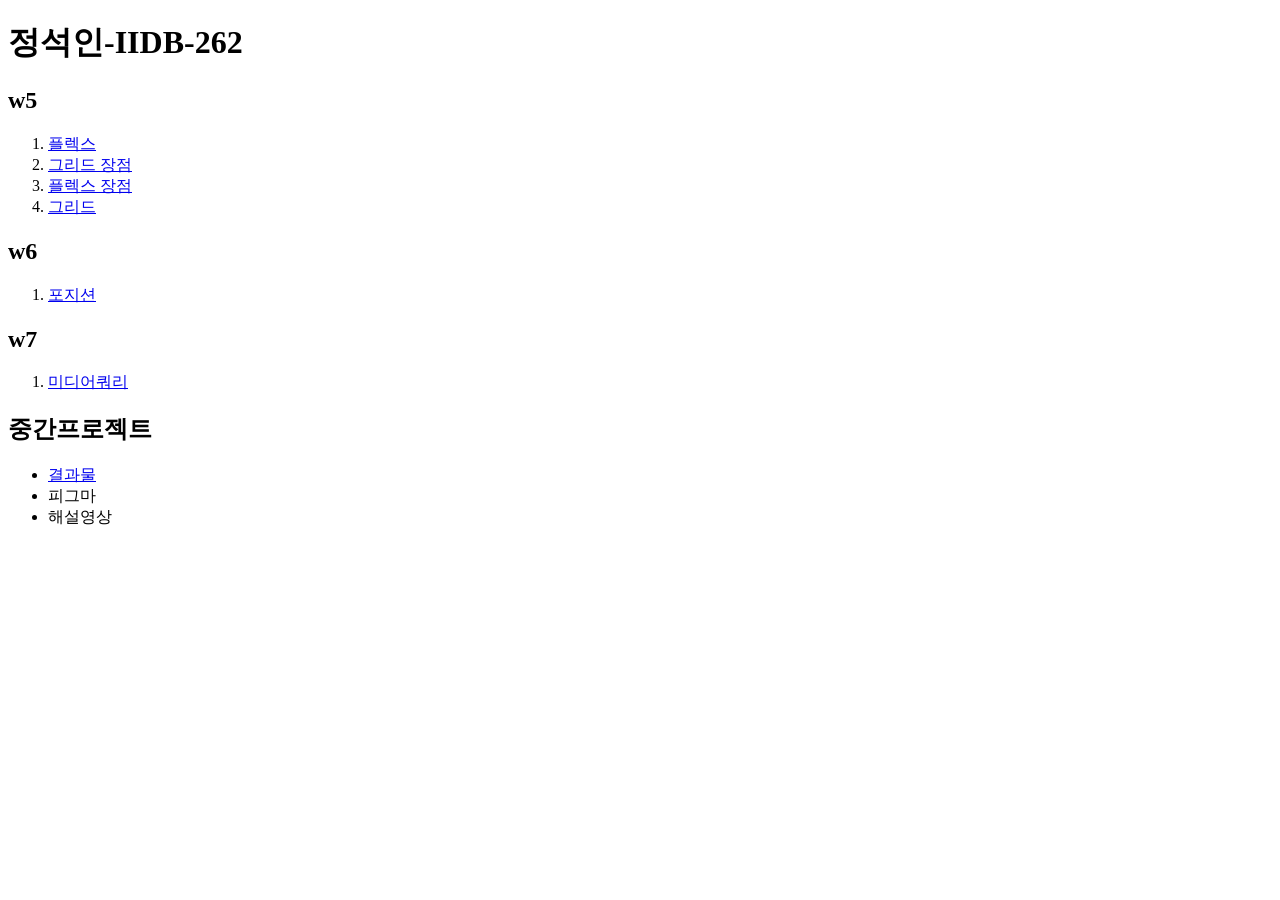
<file: index.html>
<!doctype html>
<html lang="ko">
  <head>
    <meta charset="UTF-8" />
    <meta name="viewport" content="width=device-width, initial-scale=1.0" />
    <title>정석인-IIDB-262</title>
  </head>
  <body>
    <h1>정석인-IIDB-262</h1>
    <h2>w5</h2>
    <ol>
      <li>
        <a href="./src/w5/code1/index.html">플렉스</a>
      </li>
      <li>
        <a href="./src/w5/code2/index.html">그리드 장점</a>
      </li>
      <li>
        <a href="./src/w5/code3/index.html">플렉스 장점</a>
      </li>
      <li>
        <a href="./src/w5/code4/index.html">그리드</a>
      </li>
    </ol>
    <h2>w6</h2>
    <ol>
      <li>
        <a href="./src/w6/code1/index.html">포지션</a>
      </li>
    </ol>
    <h2>w7</h2>
    <ol>
      <li>
        <a href="./src/w7/code1/index.html">미디어쿼리</a>
      </li>
    </ol>
    <h2>중간프로젝트</h2>
    <ul>
      <li><a href="./src/mid/index.html">결과물</a></li>
      <li>피그마</li>
      <li>해설영상</li>
    </ul>
  </body>
</html>
</file>
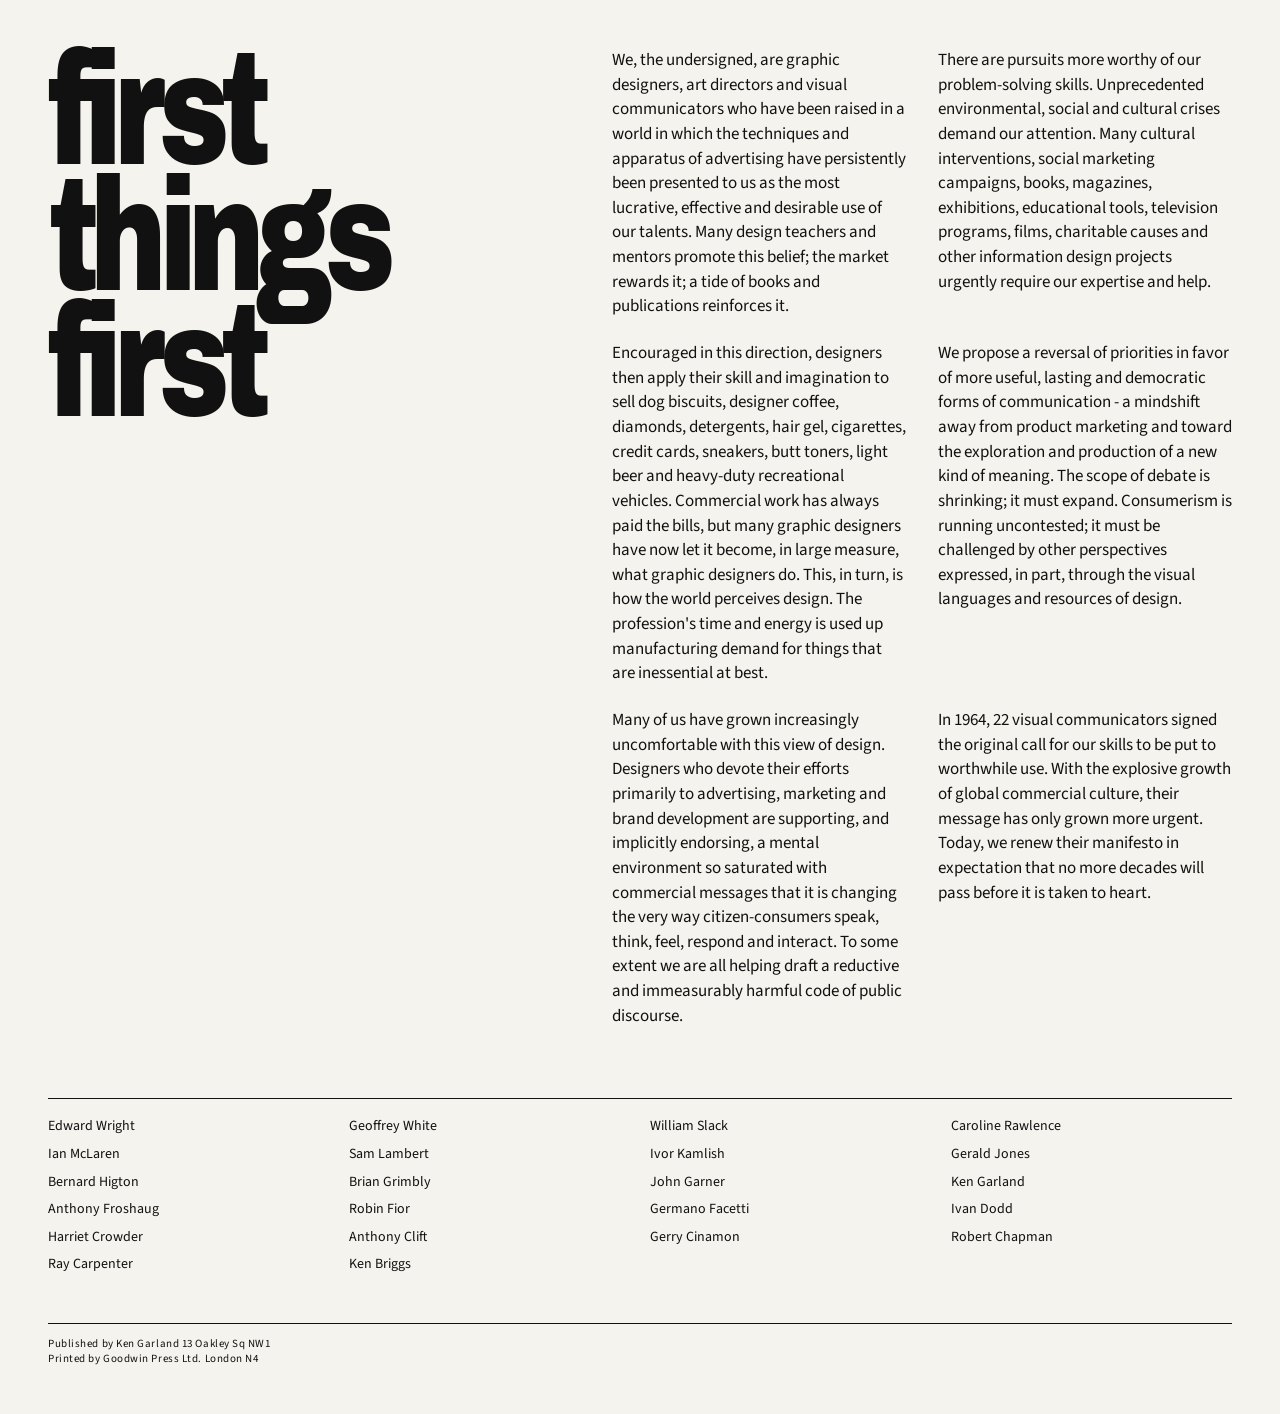
<file: src/mid/index.html>
<!doctype html>
<html lang="en">
  <head>
    <meta charset="UTF-8" />
    <meta name="viewport" content="width=device-width, initial-scale=1.0" />

    <title>first things first</title>

    <!-- Google Fonts -->
    <link rel="preconnect" href="https://fonts.googleapis.com" />
    <link rel="preconnect" href="https://fonts.gstatic.com" crossorigin />
    <link
      href="https://fonts.googleapis.com/css2?family=Archivo+Black&family=Source+Sans+3:wght@400&display=swap"
      rel="stylesheet"
    />

    <!-- CSS 연결 -->
    <link rel="stylesheet" href="style.css" />
  </head>

  <body>
    <main class="poster">
      <!-- 타이틀 -->
      <header class="title-area">
        <h1 class="main-title">
          <span>first</span>
          <span>things</span>
          <span>first</span>
        </h1>
      </header>

      <!-- 선언문 본문 -->
      <article class="manifesto">
        <div class="manifesto-text">
          <p>
            We, the undersigned, are graphic designers, art directors and visual
            communicators who have been raised in a world in which the
            techniques and apparatus of advertising have persistently been
            presented to us as the most lucrative, effective and desirable use
            of our talents. Many design teachers and mentors promote this
            belief; the market rewards it; a tide of books and publications
            reinforces it.
          </p>

          <p>
            There are pursuits more worthy of our problem-solving skills.
            Unprecedented environmental, social and cultural crises demand our
            attention. Many cultural interventions, social marketing campaigns,
            books, magazines, exhibitions, educational tools, television
            programs, films, charitable causes and other information design
            projects urgently require our expertise and help.
          </p>

          <p>
            Encouraged in this direction, designers then apply their skill and
            imagination to sell dog biscuits, designer coffee, diamonds,
            detergents, hair gel, cigarettes, credit cards, sneakers, butt
            toners, light beer and heavy-duty recreational vehicles. Commercial
            work has always paid the bills, but many graphic designers have now
            let it become, in large measure, what graphic designers do. This, in
            turn, is how the world perceives design. The profession's time and
            energy is used up manufacturing demand for things that are
            inessential at best.
          </p>

          <p>
            We propose a reversal of priorities in favor of more useful, lasting
            and democratic forms of communication - a mindshift away from
            product marketing and toward the exploration and production of a new
            kind of meaning. The scope of debate is shrinking; it must expand.
            Consumerism is running uncontested; it must be challenged by other
            perspectives expressed, in part, through the visual languages and
            resources of design.
          </p>

          <p>
            Many of us have grown increasingly uncomfortable with this view of
            design. Designers who devote their efforts primarily to advertising,
            marketing and brand development are supporting, and implicitly
            endorsing, a mental environment so saturated with commercial
            messages that it is changing the very way citizen-consumers speak,
            think, feel, respond and interact. To some extent we are all helping
            draft a reductive and immeasurably harmful code of public discourse.
          </p>
          <p>
            In 1964, 22 visual communicators signed the original call for our
            skills to be put to worthwhile use. With the explosive growth of
            global commercial culture, their message has only grown more urgent.
            Today, we renew their manifesto in expectation that no more decades
            will pass before it is taken to heart.
          </p>
        </div>
      </article>

      <!-- 서명자 목록 -->
      <details class="signatories" open>
        <summary>
          Signed by
          <span class="toggle-icon"></span>
        </summary>

        <ul class="signatory-list">
          <li>Edward Wright</li>
          <li>Geoffrey White</li>
          <li>William Slack</li>
          <li>Caroline Rawlence</li>
          <li>Ian McLaren</li>
          <li>Sam Lambert</li>
          <li>Ivor Kamlish</li>
          <li>Gerald Jones</li>
          <li>Bernard Higton</li>
          <li>Brian Grimbly</li>
          <li>John Garner</li>
          <li>Ken Garland</li>
          <li>Anthony Froshaug</li>
          <li>Robin Fior</li>
          <li>Germano Facetti</li>
          <li>Ivan Dodd</li>
          <li>Harriet Crowder</li>
          <li>Anthony Clift</li>
          <li>Gerry Cinamon</li>
          <li>Robert Chapman</li>
          <li>Ray Carpenter</li>
          <li>Ken Briggs</li>
        </ul>
      </details>

      <footer class="footer">
        Published by Ken Garland 13 Oakley Sq NW1<br />
        Printed by Goodwin Press Ltd. London N4
      </footer>
    </main>
  </body>
</html>
</file>
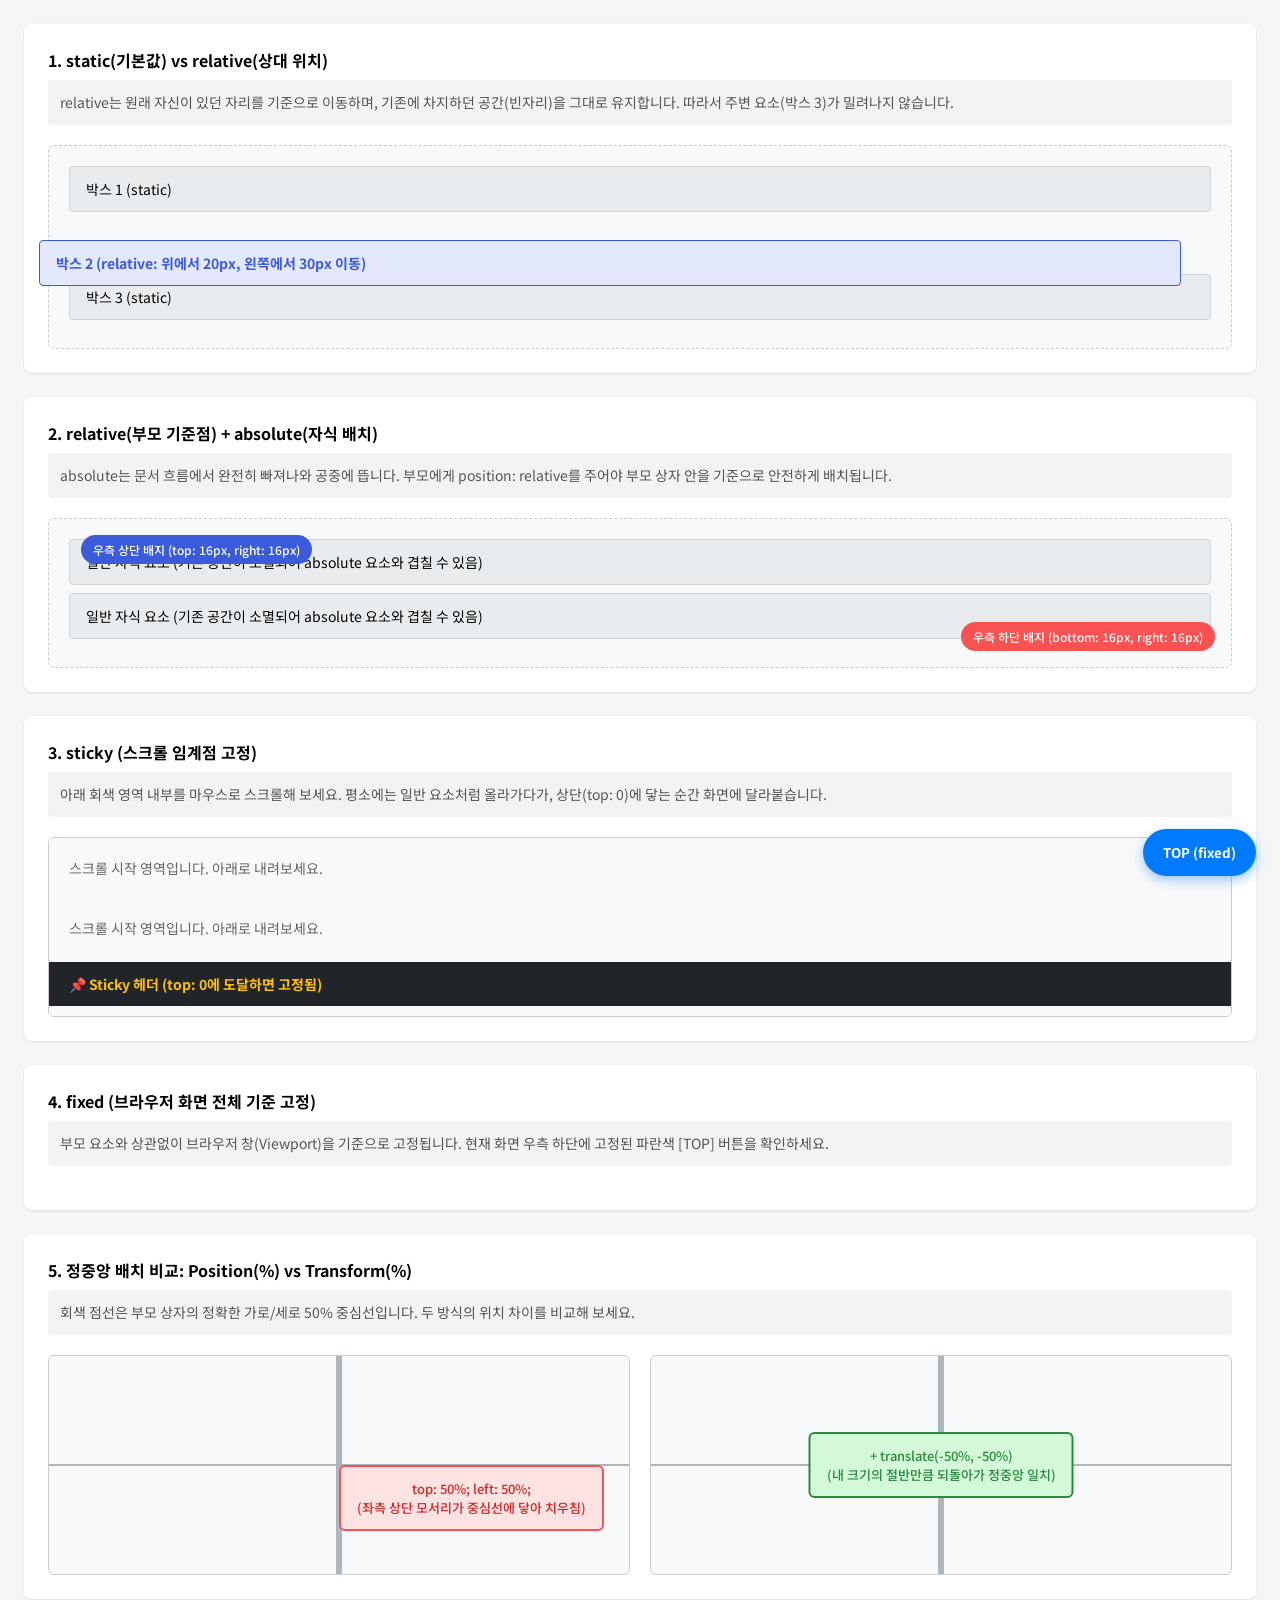
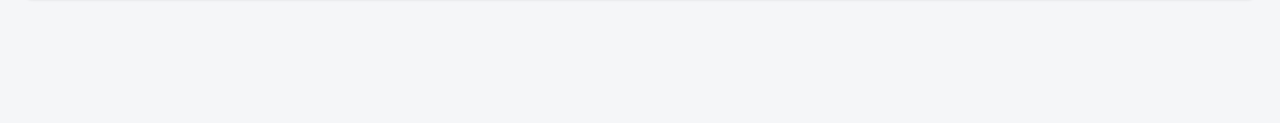
<file: src/w6/code1/index.html>
<!doctype html>
<html lang="en">
  <head>
    <meta charset="UTF-8" />
    <link rel="stylesheet" href="./style.css" />
    <meta name="viewport" content="width=device-width, initial-scale=1.0" />
    <title>Pen</title>
    <!-- Noto Sans KR 폰트 -->
    <link
      href="https://fonts.googleapis.com/css2?family=Noto+Sans+KR:wght@400;500;700&display=swap"
      rel="stylesheet"
    />
  </head>
  <body>
    <!-- 1. static vs relative -->
    <div class="box">
      <h3 class="title">1. static(기본값) vs relative(상대 위치)</h3>
      <p class="desc">
        relative는 원래 자신이 있던 자리를 기준으로 이동하며, 기존에 차지하던
        공간(빈자리)을 그대로 유지합니다. 따라서 주변 요소(박스 3)가 밀려나지
        않습니다.
      </p>

      <div class="demo-stage">
        <div class="item">박스 1 (static)</div>
        <div class="item pos-relative">
          박스 2 (relative: 위에서 20px, 왼쪽에서 30px 이동)
        </div>
        <div class="item" style="position: relative">박스 3 (static)</div>
      </div>
    </div>

    <!-- 2. relative(부모 기준점) + absolute(절대 위치) -->
    <div class="box" style="position: relative">
      <h3 class="title">2. relative(부모 기준점) + absolute(자식 배치)</h3>
      <p class="desc">
        absolute는 문서 흐름에서 완전히 빠져나와 공중에 뜹니다. 부모에게
        position: relative를 주어야 부모 상자 안을 기준으로 안전하게 배치됩니다.
      </p>

      <div class="demo-stage parent-relative">
        <div class="item">
          일반 자식 요소 (기존 공간이 소멸되어 absolute 요소와 겹칠 수 있음)
        </div>
        <div class="badge pos-absolute-top">
          우측 상단 배지 (top: 16px, right: 16px)
        </div>
        <div class="badge pos-absolute-bottom">
          우측 하단 배지 (bottom: 16px, right: 16px)
        </div>
        <div class="item">
          일반 자식 요소 (기존 공간이 소멸되어 absolute 요소와 겹칠 수 있음)
        </div>
      </div>
    </div>

    <!-- 3. sticky (스크롤 반응형 고정) -->
    <div class="box">
      <h3 class="title">3. sticky (스크롤 임계점 고정)</h3>
      <p class="desc">
        아래 회색 영역 내부를 마우스로 스크롤해 보세요. 평소에는 일반 요소처럼
        올라가다가, 상단(top: 0)에 닿는 순간 화면에 달라붙습니다.
      </p>

      <div class="scroll-container">
        <div class="scroll-text">
          스크롤 시작 영역입니다. 아래로 내려보세요.
        </div>
        <div class="scroll-text">
          스크롤 시작 영역입니다. 아래로 내려보세요.
        </div>
        <div class="scroll-text">
          스크롤 시작 영역입니다. 아래로 내려보세요.
        </div>
        <div class="scroll-text">
          스크롤 시작 영역입니다. 아래로 내려보세요.
        </div>
        <div class="scroll-text">
          스크롤 시작 영역입니다. 아래로 내려보세요.
        </div>
        <div class="sticky-bar">📌 Sticky 헤더 (top: 0에 도달하면 고정됨)</div>
        <div class="scroll-content">
          <p>Lorem ipsum dolor sit amet.</p>
          <p>Omnis amet illo nobis soluta.</p>
          <p>Qui dolores rem eligendi maiores.</p>
          <p>Saepe, ea amet. Amet, fugit?</p>
          <p>Doloremque temporibus eos culpa quibusdam.</p>
          <p>Dolor ipsum totam vel expedita!</p>
          <p>Ea facilis laborum inventore deleniti?</p>
          <p>Quisquam officia dolores ab quaerat voluptatum deserunt!</p>
          <p>Cumque delectus a quidem, laudantium placeat vero ipsa!</p>
          <p>Accusantium possimus repudiandae dolorum aut!</p>
        </div>
      </div>
    </div>

    <!-- 4. fixed (뷰포트 고정) -->
    <div class="box">
      <h3 class="title">4. fixed (브라우저 화면 전체 기준 고정)</h3>
      <p class="desc">
        부모 요소와 상관없이 브라우저 창(Viewport)을 기준으로 고정됩니다. 현재
        화면 우측 하단에 고정된 파란색 [TOP] 버튼을 확인하세요.
      </p>

      <!-- 코드 위치는 이 섹션 안에 있지만, 화면 우측 하단에 고정되어 표시됨 -->
      <button class="fixed-btn">TOP (fixed)</button>
    </div>

    <!-- 5. 퍼센트(%) 기준점 차이: Position vs Transform -->
    <div class="box">
      <h3 class="title">5. 정중앙 배치 비교: Position(%) vs Transform(%)</h3>
      <p class="desc">
        회색 점선은 부모 상자의 정확한 가로/세로 50% 중심선입니다. 두 방식의
        위치 차이를 비교해 보세요.
      </p>

      <div class="compare-grid">
        <!-- 5-1. top/left만 쓴 경우 -->
        <div class="center-stage">
          <div class="target only-pos">
            top: 50%; left: 50%;
            <br />
            (좌측 상단 모서리가 중심선에 닿아 치우침)
          </div>
        </div>

        <!-- 5-2. transform까지 함께 쓴 경우 -->
        <div class="center-stage">
          <div class="target with-transform">
            + translate(-50%, -50%)
            <br />
            (내 크기의 절반만큼 되돌아가 정중앙 일치)
          </div>
        </div>
      </div>
    </div>
  </body>
</html>
</file>
<file: src/mid/style.css>
/* 기본 설정 */
* {
  box-sizing: border-box;
  margin: 0;
  padding: 0;
}

body {
  background-color: #e8e8e8;
  color: #111;
  font-family: "Source Sans 3", sans-serif;
  font-weight: 400;
}

/* 포스터 전체 */
.poster {
  width: 100%;
  max-width: 1440px;
  min-height: 100vh;
  margin: 0 auto;
  padding: 48px;
  background-color: #f5f3ed;

  display: grid;
  grid-template-columns: 0.9fr 1.1fr;
  column-gap: 56px;
  row-gap: 48px;
}

/* 타이틀 */
.title-area {
  align-self: start;
}

.main-title {
  font-family: "Archivo Black", sans-serif;
  font-weight: 400;
  font-size: clamp(64px, 9vw, 150px);
  line-height: 0.78;
  letter-spacing: -0.075em;
  transform: scaleY(1.4);
  transform-origin: top left;
  margin-bottom: 60px;
}

.main-title span {
  display: block;
}

/* 선언문 */
.manifesto {
  min-width: 0;
}
.manifesto-text {
  display: grid;
  grid-template-columns: repeat(2, 1fr);
  column-gap: 32px;
  row-gap: 0;
}
.manifesto-text p {
  font-family: "Source Sans 3", sans-serif;
  font-weight: 400;
  font-size: 17px;
  line-height: 1.45;
  margin-bottom: 22px;
}

/* 서명자 목록 */
.signatories {
  grid-column: 1 / -1;
  border-top: 1px solid #111;
  padding-top: 18px;
}

.signatories summary {
  display: none;
}

.signatory-list {
  list-style: none;
  display: grid;
  grid-template-columns: repeat(4, 1fr);
  gap: 8px 20px;

  font-family: "Source Sans 3", sans-serif;
  font-weight: 400;
  font-size: 14px;
  line-height: 1.4;
}

/* 하단 */
.footer {
  grid-column: 1 / -1;
  border-top: 1px solid #111;
  padding-top: 12px;
  font-size: 11px;
  letter-spacing: 0.05em;
}

/* 태블릿 */
@media (max-width: 1024px) {
  .poster {
    grid-template-columns: 1fr;
    padding: 40px;
    row-gap: 36px;
  }

  .main-title {
    font-size: clamp(72px, 13vw, 130px);
    margin-bottom: 60px;
  }

  .manifesto-text p {
    font-size: 16px;
    margin-top: 30px;
  }

  .signatory-list {
    grid-template-columns: repeat(3, 1fr);
  }
}
/* 모바일 */
@media (max-width: 768px) {
  .poster {
    padding: 24px 20px;
    row-gap: 32px;
  }

  .main-title {
    font-size: clamp(58px, 17vw, 100px);
    line-height: 0.82;
  }
  .manifesto-text {
    grid-template-columns: 1fr;
  }
  .manifesto-text p {
    font-size: 16px;
    line-height: 1.5;
    margin-bottom: 20px;
  }

  /* 모바일에서만 접기/펼치기 */
  .signatories summary {
    display: flex;
    justify-content: space-between;
    align-items: center;
    cursor: pointer;
    list-style: none;
    font-family: "Source Sans 3", sans-serif;
    font-size: 16px;
    font-weight: 400;
  }

  .signatories summary::-webkit-details-marker {
    display: none;
  }

  .toggle-icon::before {
    content: "+";
  }

  .signatories[open] .toggle-icon::before {
    content: "−";
  }

  .signatory-list {
    display: none;
  }

  .signatories[open] > .signatory-list {
    display: grid;
    grid-template-columns: repeat(2, 1fr);
    margin-top: 18px;
    font-size: 14px;
  }
}
</file>
<file: src/w6/code1/style.css>
/* =========================================
   공통 세팅 및 재활용 스타일
   ========================================= */
* {
  box-sizing: border-box;
  margin: 0;
  padding: 0;
  font-family: "Noto Sans KR", sans-serif;
}

body {
  padding: 24px;
  padding-bottom: 100px; /* 하단 fixed 버튼 여백 확보 */
  background-color: #f5f6f8;
}

.box {
  background-color: #fff;
  padding: 24px;
  margin-bottom: 24px;
  border-radius: 8px;
  box-shadow: 0 1px 3px rgba(0, 0, 0, 0.1);
}

.title {
  font-size: 16px;
  margin-bottom: 8px;
}

.desc {
  font-size: 14px;
  color: #555;
  margin-bottom: 20px;
  background-color: #f1f3f5;
  padding: 12px;
  border-radius: 4px;
  line-height: 1.5;
}

/* 실습용 무대 및 기본 블록 */
.demo-stage {
  background-color: #f8f9fa;
  border: 1px dashed #ccc;
  padding: 20px;
  border-radius: 6px;
}

.item {
  background-color: #e9ecef;
  border: 1px solid #ced4da;
  padding: 12px 16px;
  margin-bottom: 8px;
  border-radius: 4px;
  font-size: 14px;
}

/* =========================================
   1. static vs relative
   ========================================= */
.pos-relative {
  position: relative;
  top: 20px; /* 원래 위치에서 아래로 20px 이동 */
  right: 30px; /* 원래 위치에서 오른쪽으로 30px 이동 */
  background-color: #e3e8fc;
  border-color: #3b5bdb;
  color: #3b5bdb;
  font-weight: 700;
  z-index: 1;
  /* 아래 박스와 겹칠 때 위로 올라오도록 설정 */
}

/* =========================================
   2. relative + absolute
   ========================================= */
.parent-relative {
  position: relative;
  /* 자식(absolute)이 도망가지 못하게 기준점 선언 */
  /* height: 320px; */
}

.badge {
  position: absolute; /* 문서 흐름에서 이탈 */
  background-color: #3b5bdb;
  color: #fff;
  padding: 6px 12px;
  border-radius: 20px;
  font-size: 12px;
  font-weight: 500;
}

.pos-absolute-top {
  top: 16px;
  left: 32px;
}

.pos-absolute-bottom {
  bottom: 16px;
  right: 16px;
  background-color: #fa5252;
}

/* =========================================
   3. sticky (스크롤 고정)
   ========================================= */
.scroll-container {
  height: 180px;
  overflow-y: auto; /* 내부 스크롤 생성 */
  border: 1px solid #ccc;
  border-radius: 6px;
  background-color: #f8f9fa;
}

.scroll-text {
  padding: 20px;
  font-size: 14px;
  color: #666;
}

.sticky-bar {
  position: sticky;
  bottom: 10px; /* 스크롤 시 컨테이너 최상단(0px)에 닿으면 달라붙음 */
  background-color: #212529;
  color: #ffc107;
  padding: 12px 20px;
  font-weight: 700;
  font-size: 14px;
}

.scroll-content p {
  padding: 20px;
  border-bottom: 1px solid #eee;
  font-size: 14px;
}

/* =========================================
   4. fixed (뷰포트 고정)
   ========================================= */
.fixed-btn {
  position: fixed;
  bottom: 24px; /* 브라우저 창 하단에서 24px */
  right: 24px; /* 브라우저 창 우측에서 24px */
  background-color: #007aff;
  color: #fff;
  border: none;
  padding: 14px 20px;
  border-radius: 30px;
  font-weight: 700;
  box-shadow: 0 4px 12px rgba(0, 122, 255, 0.4);
  cursor: pointer;
  z-index: 100;
}

/* =========================================
   5. 퍼센트(%) 기준점 차이 (정중앙 배치)
   ========================================= */
.compare-grid {
  display: grid;
  grid-template-columns: 1fr 1fr;
  gap: 20px;
}

.center-stage {
  position: relative; /* 자식(absolute)의 기준점 */
  height: 220px;
  background-color: #f8f9fa;
  border: 1px solid #ccc;
  border-radius: 6px;
  /* 정중앙을 눈으로 확인하기 위한 십자가 가이드선 배경 */
  background-image:
    linear-gradient(
      to right,
      transparent 49.5%,
      #adb5bd 49.5%,
      #adb5bd 50.5%,
      transparent 50.5%
    ),
    linear-gradient(
      to bottom,
      transparent 49.5%,
      #adb5bd 49.5%,
      #adb5bd 50.5%,
      transparent 50.5%
    );
}

.target {
  position: absolute;
  padding: 12px 16px;
  border-radius: 6px;
  font-size: 13px;
  font-weight: 500;
  text-align: center;
  white-space: nowrap;
}

/* 5-1. 부모 크기의 50%만 이동한 경우 (치우침) */
.only-pos {
  top: 50%;
  left: 50%;
  background-color: #ffe3e3;
  border: 2px solid #fa5252;
  color: #c92a2a;
}

/* 5-2. 자기 크기의 50%만큼 역방향 이동을 추가한 경우 (정중앙) */
.with-transform {
  top: 50%;
  left: 50%;
  transform: translate(
    -50%,
    -50%
  ); /* 핵심: 자기 자신 크기의 절반만큼 뒤로 당김 */
  background-color: #d3f9d8;
  border: 2px solid #2b8a3e;
  color: #2b8a3e;
}
</file>
